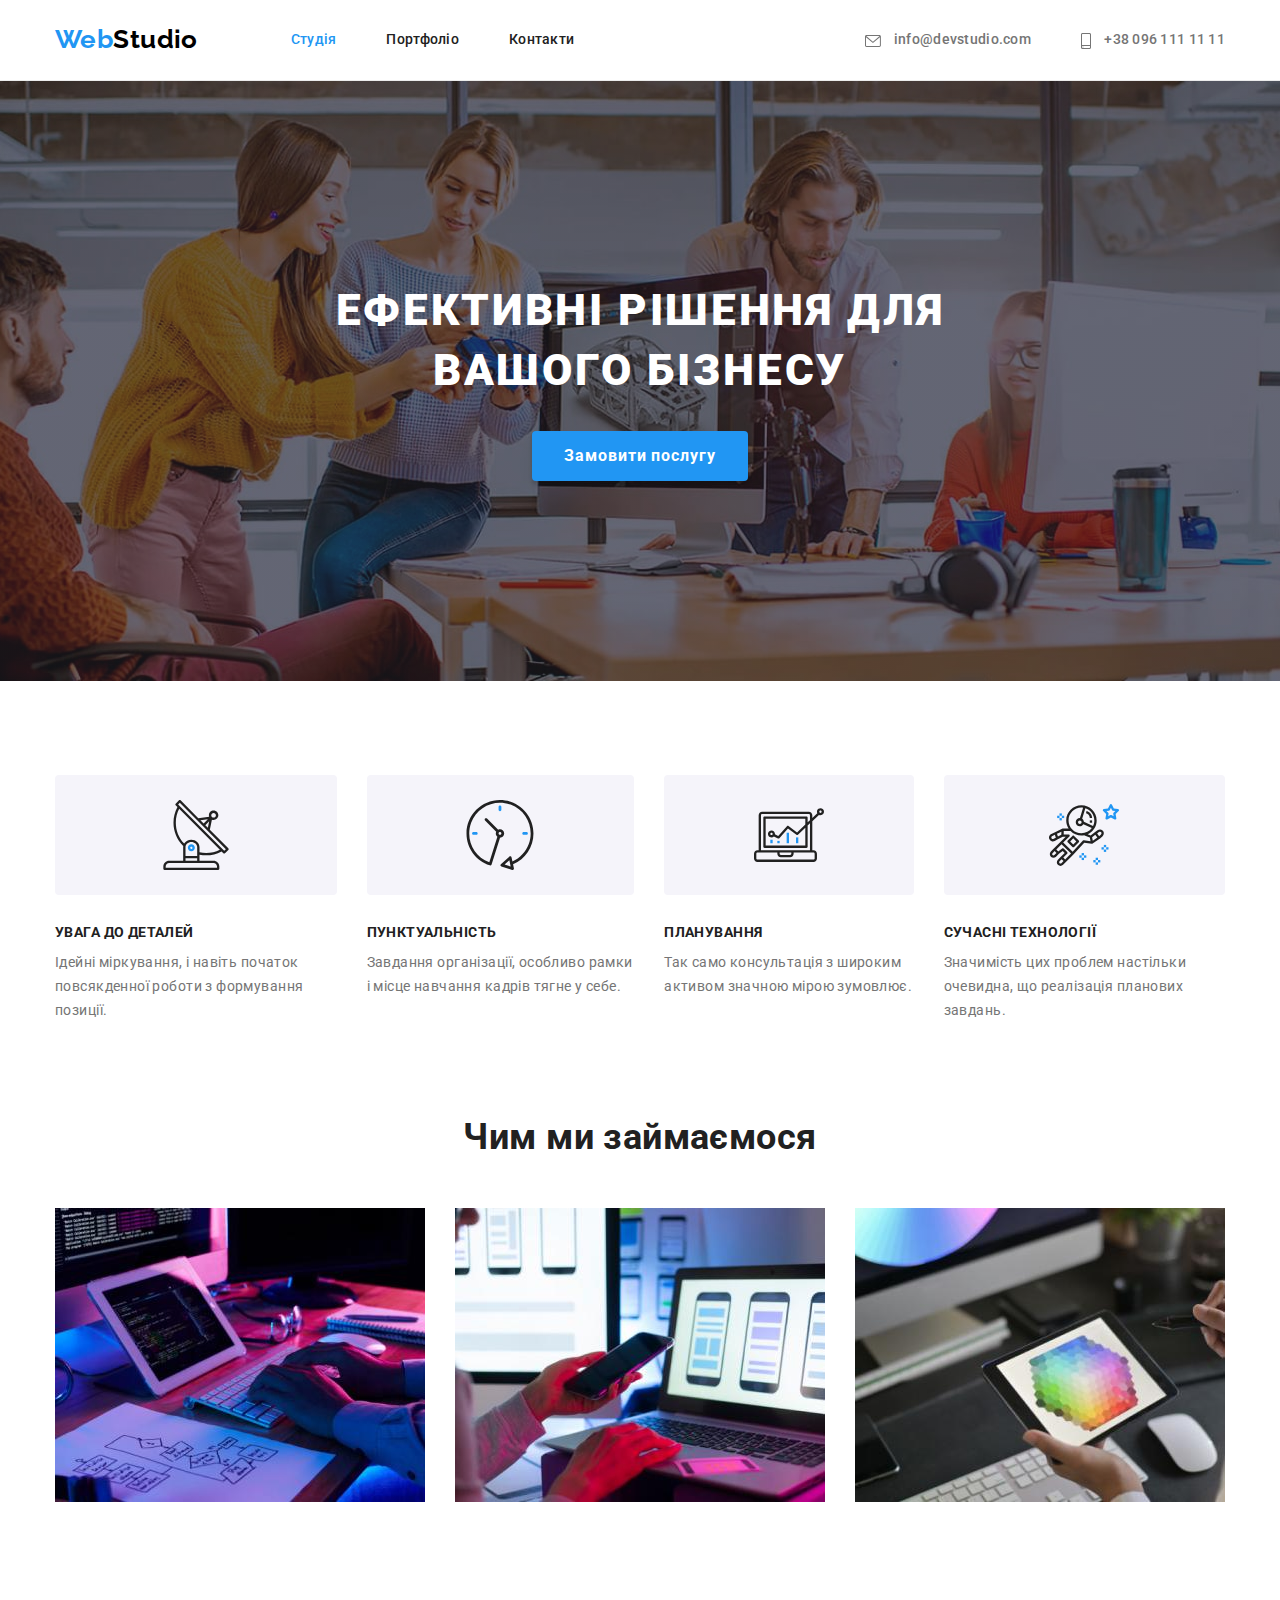
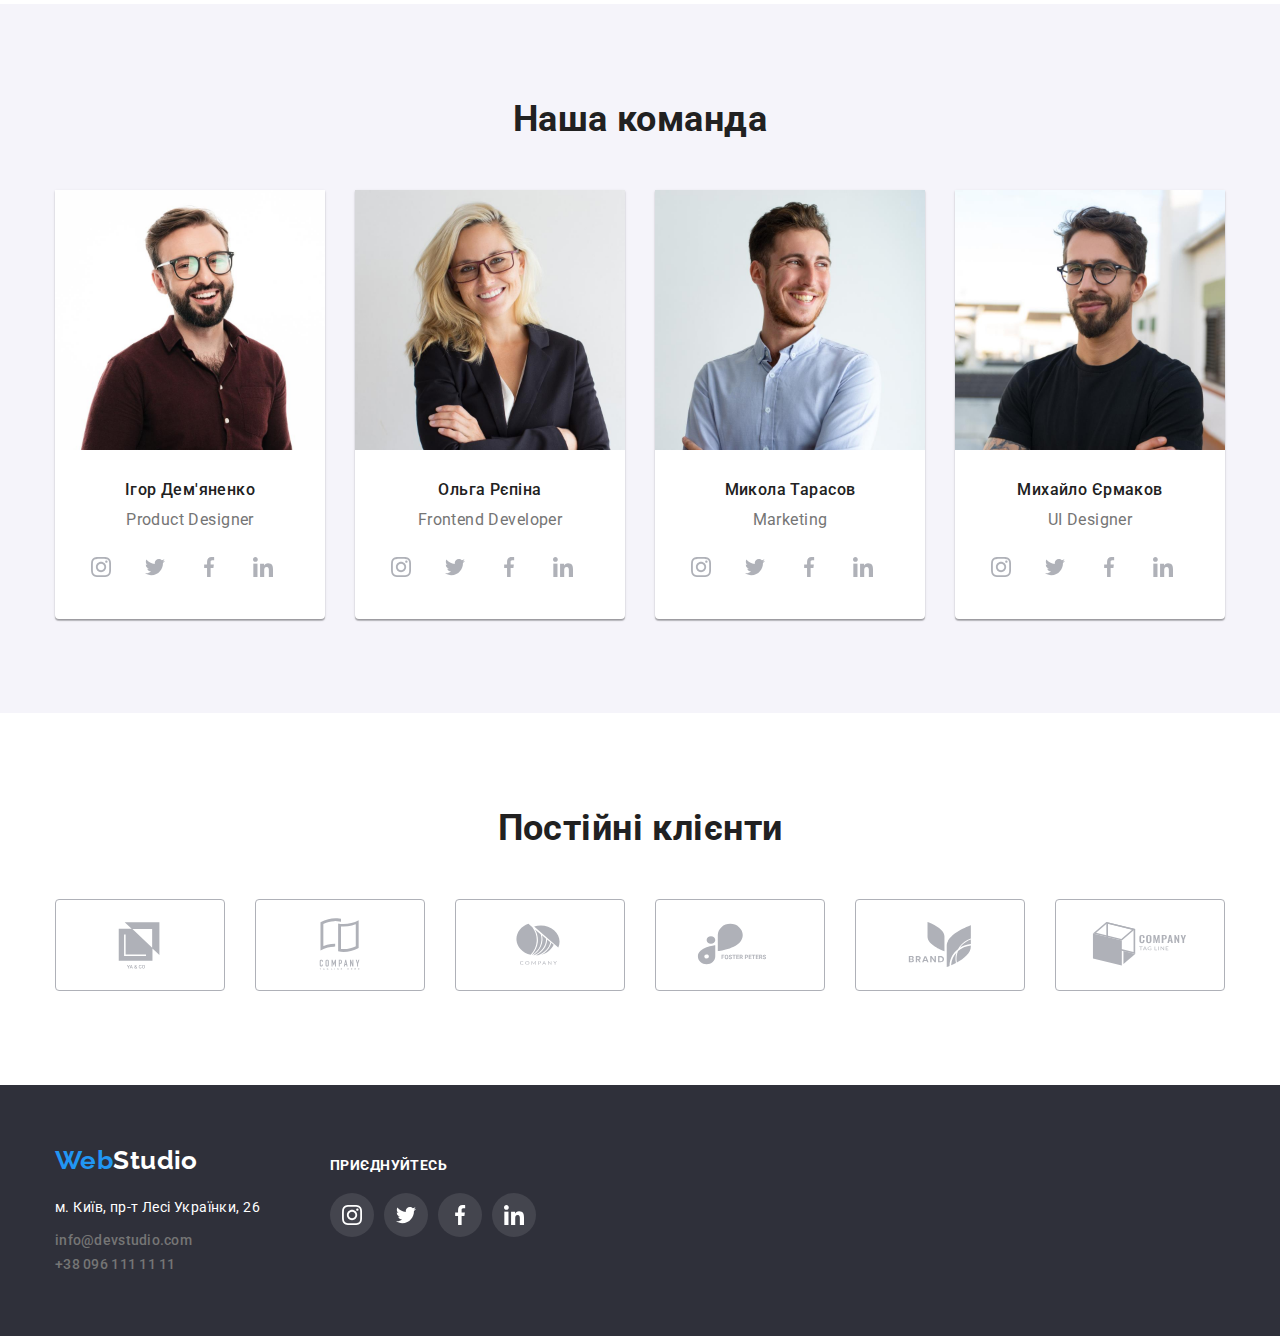
<file: index.html>
<!DOCTYPE html>
<html lang="uk">
	<head>
		<meta charset="UTF-8" />
		<meta http-equiv="X-UA-Compatible" content="IE=edge" />
		<meta name="viewport" content="width=device-width, initial-scale=1.0" />
		<title>Студія WebStudio</title>
		<link rel="preconnect" href="https://fonts.googleapis.com" />
		<link rel="preconnect" href="https://fonts.gstatic.com" crossorigin />
		<link
			href="https://fonts.googleapis.com/css2?family=Raleway:wght@700&family=Roboto:wght@400;500;700;900&display=swap"
			rel="stylesheet"
		/>
		<link
			rel="stylesheet"
			href="https://cdnjs.cloudflare.com/ajax/libs/modern-normalize/1.1.0/modern-normalize.min.css"
		/>
		<link rel="stylesheet" href="./css/styles.css" />
	</head>
	<body>
		<!-- Шапка сайту -->
		<header class="header">
			<!-- Основна навігація -->
			<div class="container main-nav">
				<nav class="main-nav">
					<a href="./index.html" class="logo link">
						<span class="accent">Web</span>Studio
					</a>
					<ul class="site-nav list">
						<li class="item"><a href="./index.html" class="link current">Студія</a></li>
						<li class="item"><a href="./portfolio.html" class="link">Портфоліо</a></li>
						<li class="item"><a href="" class="link">Контакти</a></li>
					</ul>
				</nav>
				<ul class="contacts-list list">
					<li class="item">
						<a href="mailto:info@devstudio.com" class="link">
							<svg class="contacts-icon" width="16" height="12">
								<use href="./images/icons.svg#icon-envelope"></use>
							</svg>
							info@devstudio.com
						</a>
					</li>
					<li class="item">
						<a href="tel:+380961111111" class="link">
							<svg class="contacts-icon" width="10" height="16">
								<use href="./images/icons.svg#icon-smartphone"></use>
							</svg>
							+38 096 111 11 11
						</a>
					</li>
				</ul>
			</div>
		</header>
		<!-- Основний контент -->
		<main>
			<!-- Блок герой -->
			<section class="hero">
				<h1 class="hero-title">
					Ефективні рішення для
					<br />
					вашого бізнесу
				</h1>
				<button type="button" class="button primary">Замовити послугу</button>
			</section>
			<!-- Наші переваги -->
			<section class="section">
				<div class="container">
					<h2 class="section-title visually-hidden">Наші переваги</h2>
					<ul class="feature-list list">
						<li class="item">
							<div class="thumb">
								<svg class="feature-icon" width="70" height="70">
									<use href="./images/icons.svg#icon-antenna"></use>
								</svg>
							</div>
							<h3 class="title">Увага до деталей</h3>
							<p class="text">Ідейні міркування, і навіть початок повсякденної роботи з формування позиції.</p>
						</li>
						<li class="item">
							<div class="thumb">
								<svg class="feature-icon" width="70" height="70">
									<use href="./images/icons.svg#icon-clock"></use>
								</svg>
							</div>
							<h3 class="title">Пунктуальність</h3>
							<p class="text">Завдання організації, особливо рамки і місце навчання кадрів тягне у себе.</p>
						</li>
						<li class="item">
							<div class="thumb">
								<svg class="feature-icon" width="70" height="70">
									<use href="./images/icons.svg#icon-diagram"></use>
								</svg>
							</div>
							<h3 class="title">Планування</h3>
							<p class="text">Так само консультація з широким активом значною мірою зумовлює.</p>
						</li>
						<li class="item">
							<div class="thumb">
								<svg class="feature-icon" width="70" height="70">
									<use href="./images/icons.svg#icon-astronaut"></use>
								</svg>
							</div>
							<h3 class="title">Сучасні технології</h3>
							<p class="text">Значимість цих проблем настільки очевидна, що реалізація планових завдань.</p>
						</li>
					</ul>
				</div>
			</section>
			<!-- Чим ми займаємося -->
			<section class="section no-padding">
				<div class="container">
					<h2 class="section-title">Чим ми займаємося</h2>
					<ul class="work-list list">
						<li class="item">
							<img src="./images/box-1.jpg" alt="Чоловічі руки на клавіатурі" width="370" height="294" />
						</li>
						<li class="item">
							<img src="./images/box-2.jpg" alt="Людина працює за ноутбуком" width="370" height="294" />
						</li>
						<li class="item"><img src="./images/box-3.jpg" alt="Планшет у руках" width="370" height="294" /></li>
					</ul>
				</div>
			</section>
			<!-- Наша команда -->
			<section class="section team">
				<div class="container">
					<h2 class="section-title">Наша команда</h2>
					<ul class="team-list list">
						<li class="item">
							<img src="./images/img-1.jpg" alt="Ігор Дем'яненко" width="270" height="260" />
							<div class="wrapper">
								<h3 class="title">Ігор Дем'яненко</h3>
								<p class="text">Product Designer</p>
								<ul class="social-icons-list list">
									<li class="social-icon-item">
										<a href="" class="link">
											<svg class="social-icon" width="20" height="20">
												<use href="./images/icons.svg#icon-instagram"></use>
											</svg>
										</a>
									</li>
									<li class="social-icon-item">
										<a href="" class="link">
											<svg class="social-icon" width="20" height="20">
												<use href="./images/icons.svg#icon-twitter"></use>
											</svg>
										</a>
									</li>
									<li class="social-icon-item">
										<a href="" class="link">
											<svg class="social-icon" width="20" height="20">
												<use href="./images/icons.svg#icon-facebook"></use>
											</svg>
										</a>
									</li>
									<li class="social-icon-item">
										<a href="" class="link">
											<svg class="social-icon" width="20" height="20">
												<use href="./images/icons.svg#icon-linkedin"></use>
											</svg>
										</a>
									</li>
								</ul>
							</div>
						</li>
						<li class="item">
							<img src="./images/img-2.jpg" alt="Ольга Рєпіна" width="270" height="260" />
							<div class="wrapper">
								<h3 class="title">Ольга Рєпіна</h3>
								<p class="text">Frontend Developer</p>
								<ul class="social-icons-list list">
									<li class="social-icon-item">
										<a href="" class="link">
											<svg class="social-icon" width="20" height="20">
												<use href="./images/icons.svg#icon-instagram"></use>
											</svg>
										</a>
									</li>
									<li class="social-icon-item">
										<a href="" class="link">
											<svg class="social-icon" width="20" height="20">
												<use href="./images/icons.svg#icon-twitter"></use>
											</svg>
										</a>
									</li>
									<li class="social-icon-item">
										<a href="" class="link">
											<svg class="social-icon" width="20" height="20">
												<use href="./images/icons.svg#icon-facebook"></use>
											</svg>
										</a>
									</li>
									<li class="social-icon-item">
										<a href="" class="link">
											<svg class="social-icon" width="20" height="20">
												<use href="./images/icons.svg#icon-linkedin"></use>
											</svg>
										</a>
									</li>
								</ul>
							</div>
						</li>
						<li class="item">
							<img src="./images/img-3.jpg" alt="Микола Тарасов" width="270" height="260" />
							<div class="wrapper">
								<h3 class="title">Микола Тарасов</h3>
								<p class="text">Marketing</p>
								<ul class="social-icons-list list">
									<li class="social-icon-item">
										<a href="" class="link">
											<svg class="social-icon" width="20" height="20">
												<use href="./images/icons.svg#icon-instagram"></use>
											</svg>
										</a>
									</li>
									<li class="social-icon-item">
										<a href="" class="link">
											<svg class="social-icon" width="20" height="20">
												<use href="./images/icons.svg#icon-twitter"></use>
											</svg>
										</a>
									</li>
									<li class="social-icon-item">
										<a href="" class="link">
											<svg class="social-icon" width="20" height="20">
												<use href="./images/icons.svg#icon-facebook"></use>
											</svg>
										</a>
									</li>
									<li class="social-icon-item">
										<a href="" class="link">
											<svg class="social-icon" width="20" height="20">
												<use href="./images/icons.svg#icon-linkedin"></use>
											</svg>
										</a>
									</li>
								</ul>
							</div>
						</li>
						<li class="item">
							<img src="./images/img-4.jpg" alt="Михайло Єрмаков" width="270" height="260" />
							<div class="wrapper">
								<h3 class="title">Михайло Єрмаков</h3>
								<p class="text">UI Designer</p>
								<ul class="social-icons-list list">
									<li class="social-icon-item">
										<a href="" class="link">
											<svg class="social-icon" width="20" height="20">
												<use href="./images/icons.svg#icon-instagram"></use>
											</svg>
										</a>
									</li>
									<li class="social-icon-item">
										<a href="" class="link">
											<svg class="social-icon" width="20" height="20">
												<use href="./images/icons.svg#icon-twitter"></use>
											</svg>
										</a>
									</li>
									<li class="social-icon-item">
										<a href="" class="link">
											<svg class="social-icon" width="20" height="20">
												<use href="./images/icons.svg#icon-facebook"></use>
											</svg>
										</a>
									</li>
									<li class="social-icon-item">
										<a href="" class="link">
											<svg class="social-icon" width="20" height="20">
												<use href="./images/icons.svg#icon-linkedin"></use>
											</svg>
										</a>
									</li>
								</ul>
							</div>
						</li>
					</ul>
				</div>
			</section>
			<!-- Постійні клієнти -->
			<section class="section">
				<div class="container">
					<h2 class="section-title">Постійні клієнти</h2>
					<ul class="clients-list list">
						<li class="item">
							<a href="" class="link">
								<svg class="client-icon" width="106" height="60">
									<use href="./images/icons.svg#icon-client-logo1"></use>
								</svg>
							</a>
						</li>
						<li class="item">
							<a href="" class="link">
								<svg class="client-icon" width="106" height="60">
									<use href="./images/icons.svg#icon-client-logo2"></use>
								</svg>
							</a>
						</li>
						<li class="item">
							<a href="" class="link">
								<svg class="client-icon" width="106" height="60">
									<use href="./images/icons.svg#icon-client-logo3"></use>
								</svg>
							</a>
						</li>
						<li class="item">
							<a href="" class="link">
								<svg class="client-icon" width="106" height="60">
									<use href="./images/icons.svg#icon-client-logo4"></use>
								</svg>
							</a>
						</li>
						<li class="item">
							<a href="" class="link">
								<svg class="client-icon" width="106" height="60">
									<use href="./images/icons.svg#icon-client-logo5"></use>
								</svg>
							</a>
						</li>
						<li class="item">
							<a href="" class="link">
								<svg class="client-icon" width="106" height="60">
									<use href="./images/icons.svg#icon-client-logo6"></use>
								</svg>
							</a>
						</li>
					</ul>
				</div>
			</section>
		</main>
		<!-- Футер сайту -->
		<footer class="footer">
			<div class="container flex">
				<div>
					<a href="./index.html" class="logo link">
						<span class="accent">Web</span>Studio
					</a>
					<address>
						<p class="address">м. Київ, пр-т Лесі Українки, 26</p>
						<ul class="contacts-list list no-flex">
							<li><a href="mailto:info@devstudio.com" class="link">info@devstudio.com</a></li>
							<li><a href="tel:+380961111111" class="link">+38 096 111 11 11</a></li>
						</ul>
					</address>
				</div>
				<div class="footer-social-icons">
					<p class="text">Приєднуйтесь</p>
					<ul class="social-icons-list list">
						<li class="social-icon-item">
							<a href="" class="link">
								<svg class="social-icon" width="20" height="20">
									<use href="./images/icons.svg#icon-instagram"></use>
								</svg>
							</a>
						</li>
						<li class="social-icon-item">
							<a href="" class="link">
								<svg class="social-icon" width="20" height="20">
									<use href="./images/icons.svg#icon-twitter"></use>
								</svg>
							</a>
						</li>
						<li class="social-icon-item">
							<a href="" class="link">
								<svg class="social-icon" width="20" height="20">
									<use href="./images/icons.svg#icon-facebook"></use>
								</svg>
							</a>
						</li>
						<li class="social-icon-item">
							<a href="" class="link">
								<svg class="social-icon" width="20" height="20">
									<use href="./images/icons.svg#icon-linkedin"></use>
								</svg>
							</a>
						</li>
					</ul>
				</div>
			</div>
		</footer>
	</body>
</html>
</file>
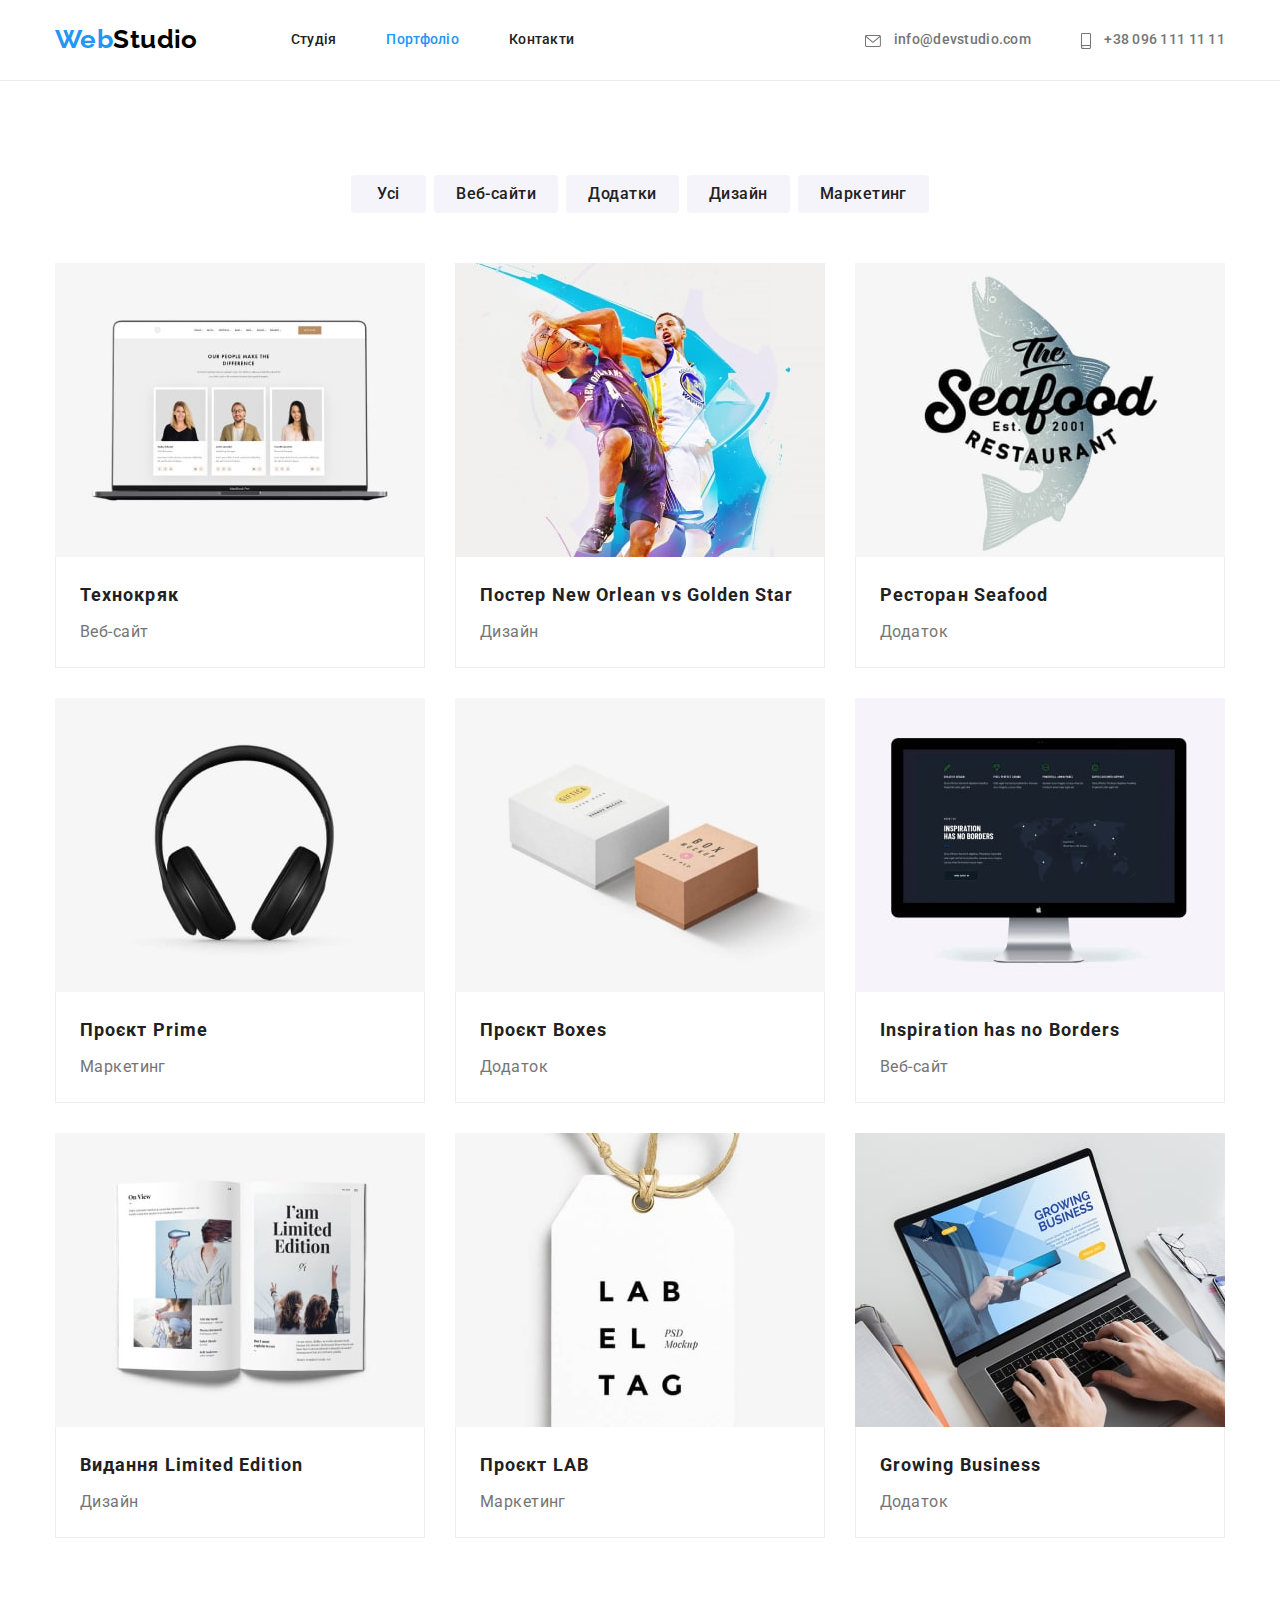
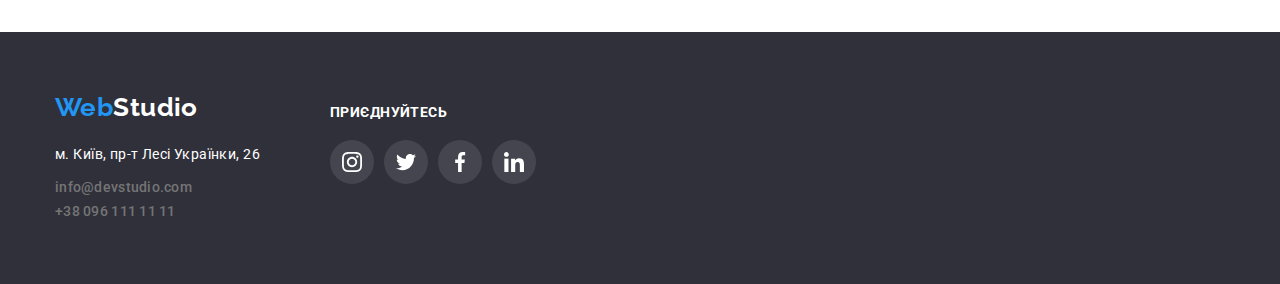
<file: portfolio.html>
<!DOCTYPE html>
<html lang="uk">
	<head>
		<meta charset="UTF-8" />
		<meta http-equiv="X-UA-Compatible" content="IE=edge" />
		<meta name="viewport" content="width=device-width, initial-scale=1.0" />
		<title>Портфоліо</title>
		<link rel="preconnect" href="https://fonts.googleapis.com" />
		<link rel="preconnect" href="https://fonts.gstatic.com" crossorigin />
		<link
			href="https://fonts.googleapis.com/css2?family=Raleway:wght@700&family=Roboto:wght@400;500;700;900&display=swap"
			rel="stylesheet"
		/>
		<link
			rel="stylesheet"
			href="https://cdnjs.cloudflare.com/ajax/libs/modern-normalize/1.1.0/modern-normalize.min.css"
		/>
		<link rel="stylesheet" href="./css/styles.css" />
	</head>
	<body>
		<!-- Шапка сайту -->
		<header class="header">
			<!-- Основна навігація -->
			<div class="container main-nav">
				<nav class="main-nav">
					<a href="./index.html" class="logo link">
						<span class="accent">Web</span>Studio
					</a>
					<ul class="site-nav list">
						<li class="item"><a href="./index.html" class="link">Студія</a></li>
						<li class="item"><a href="./portfolio.html" class="link current">Портфоліо</a></li>
						<li class="item"><a href="" class="link">Контакти</a></li>
					</ul>
				</nav>
				<ul class="contacts-list list">
					<li class="item">
						<a href="mailto:info@devstudio.com" class="link">
							<svg class="contacts-icon" width="16" height="12">
								<use href="./images/icons.svg#icon-envelope"></use>
							</svg>
							info@devstudio.com
						</a>
					</li>
					<li class="item">
						<a href="tel:+380961111111" class="link">
							<svg class="contacts-icon" width="10" height="16">
								<use href="./images/icons.svg#icon-smartphone"></use>
							</svg>
							+38 096 111 11 11
						</a>
					</li>
				</ul>
			</div>
		</header>
		<!-- Основний контент -->
		<main>
			<!-- Наші роботи -->
			<section class="section">
				<div class="container">
					<h1 class="section-title visually-hidden">Наші роботи</h1>
					<ul class="filters-list list">
						<li class="item"><button type="button" class="button secondary">Усі</button></li>
						<li class="item"><button type="button" class="button secondary">Веб-сайти</button></li>
						<li class="item"><button type="button" class="button secondary">Додатки</button></li>
						<li class="item"><button type="button" class="button secondary">Дизайн</button></li>
						<li class="item"><button type="button" class="button secondary">Маркетинг</button></li>
					</ul>
					<ul class="portfolio-list list">
						<li class="item">
							<a href="" class="link">
								<img src="./images/img1.jpg" alt="Сайт Технокряк" width="370" height="294" />
								<div class="wrapper">
									<h2 class="title">Технокряк</h2>
									<p class="text">Веб-сайт</p>
								</div>
							</a>
						</li>
						<li class="item">
							<a href="" class="link">
								<img src="./images/img2.jpg" alt="Гра у баскетбол" width="370" height="294" />
								<div class="wrapper">
									<h2 class="title">Постер New Orlean vs Golden Star</h2>
									<p class="text">Дизайн</p>
								</div>
							</a>
						</li>
						<li class="item">
							<a href="" class="link">
								<img src="./images/img3.jpg" alt="Логотип ресторану" width="370" height="294" />
								<div class="wrapper">
									<h2 class="title">Ресторан Seafood</h2>
									<p class="text">Додаток</p>
								</div>
							</a>
						</li>
						<li class="item">
							<a href="" class="link">
								<img src="./images/img4.jpg" alt="Чорні навушники" width="370" height="294" />
								<div class="wrapper">
									<h2 class="title">Проєкт Prime</h2>
									<p class="text">Маркетинг</p>
								</div>
							</a>
						</li>
						<li class="item">
							<a href="" class="link">
								<img src="./images/img5.jpg" alt="Картонні коробки" width="370" height="294" />
								<div class="wrapper">
									<h2 class="title">Проєкт Boxes</h2>
									<p class="text">Додаток</p>
								</div>
							</a>
						</li>
						<li class="item">
							<a href="" class="link">
								<img src="./images/img6.jpg" alt="Монітор Мак" width="370" height="294" />
								<div class="wrapper">
									<h2 class="title">Inspiration has no Borders</h2>
									<p class="text">Веб-сайт</p>
								</div>
							</a>
						</li>
						<li class="item">
							<a href="" class="link">
								<img src="./images/img7.jpg" alt="Розгорнутий журнал" width="370" height="294" />
								<div class="wrapper">
									<h2 class="title">Видання Limited Edition</h2>
									<p class="text">Дизайн</p>
								</div>
							</a>
						</li>
						<li class="item">
							<a href="" class="link">
								<img src="./images/img8.jpg" alt="Бірка з написами" width="370" height="294" />
								<div class="wrapper">
									<h2 class="title">Проєкт LAB</h2>
									<p class="text">Маркетинг</p>
								</div>
							</a>
						</li>
						<li class="item">
							<a href="" class="link">
								<img src="./images/img9.jpg" alt="Ноутбук на столі" width="370" height="294" />
								<div class="wrapper">
									<h2 class="title">Growing Business</h2>
									<p class="text">Додаток</p>
								</div>
							</a>
						</li>
					</ul>
				</div>
			</section>
		</main>
		<!-- Футер сайту -->
		<footer class="footer">
			<div class="container flex">
				<div>
					<a href="./index.html" class="logo link">
						<span class="accent">Web</span>Studio
					</a>
					<address>
						<p class="address">м. Київ, пр-т Лесі Українки, 26</p>
						<ul class="contacts-list list no-flex">
							<li><a href="mailto:info@devstudio.com" class="link">info@devstudio.com</a></li>
							<li><a href="tel:+380961111111" class="link">+38 096 111 11 11</a></li>
						</ul>
					</address>
				</div>
				<div class="footer-social-icons">
					<p class="text">Приєднуйтесь</p>
					<ul class="social-icons-list list">
						<li class="social-icon-item">
							<a href="" class="link">
								<svg class="social-icon" width="20" height="20">
									<use href="./images/icons.svg#icon-instagram"></use>
								</svg>
							</a>
						</li>
						<li class="social-icon-item">
							<a href="" class="link">
								<svg class="social-icon" width="20" height="20">
									<use href="./images/icons.svg#icon-twitter"></use>
								</svg>
							</a>
						</li>
						<li class="social-icon-item">
							<a href="" class="link">
								<svg class="social-icon" width="20" height="20">
									<use href="./images/icons.svg#icon-facebook"></use>
								</svg>
							</a>
						</li>
						<li class="social-icon-item">
							<a href="" class="link">
								<svg class="social-icon" width="20" height="20">
									<use href="./images/icons.svg#icon-linkedin"></use>
								</svg>
							</a>
						</li>
					</ul>
				</div>
			</div>
		</footer>
	</body>
</html>
</file>
<file: css/styles.css>
:root {
	--primary-text-color: #757575;
	--title-text-color: #212121;
	--accent-color: #2196f3;
	--secondary-accent-color: #188ce8;
	--primary-bg-color: #fff;
	--secondary-bg-color: #f5f4fa;
	--accent-bg-color: #2f303a;
	--primary-white-color: #fff;
	--primary-black-color: #000;
	--primary-border-color: #ececec;
	--secondary-border-color: #eee;
	--accent-border-color: #afb1b8;
}

body {
	color: var(--primary-text-color);
	background-color: var(--primary-bg-color);
	font-family: "Roboto", "-apple-system", "BlinkMacSystemFont", "avenir next", "avenir", "segoe ui", "helvetica neue",
		"helvetica", "Cantarell", "Ubuntu", "noto", "arial", "sans-serif";
	font-size: 14px;
	line-height: 1.7;
	letter-spacing: 0.03em;
}

h1,
h2,
h3,
h4,
h5,
h6,
p {
	margin: 0;
	padding: 0;
}

/* Утиліти */

.list {
	padding: 0;
	margin: 0;

	list-style: none;
}

.link {
	text-decoration: none;
}

.visually-hidden {
	position: absolute;
	white-space: nowrap;
	width: 1px;
	height: 1px;
	overflow: hidden;
	border: 0;
	padding: 0;
	clip: rect(0 0 0 0);
	clip-path: inset(50%);
	margin: -1px;
}

.container {
	width: 1200px;
	margin: 0 auto;
	padding: 0 15px;
}

/* Логотип */

.logo {
	font-family: "Raleway", "sans-serif";
	font-weight: 700;
	font-size: 26px;
	line-height: 1.2;
}

.header .logo {
	color: var(--primary-black-color);
}

.footer .logo {
	color: var(--primary-white-color);
}

.logo .accent {
	color: var(--accent-color);
}

/* Основна навігація */

.header {
	border-bottom: 1px solid var(--primary-border-color);
}

.main-nav {
	display: flex;
	align-items: center;
}

.site-nav {
	display: flex;
	margin-left: 93px;
}

.site-nav .item:not(:last-child) {
	margin-right: 50px;
}

.site-nav .link {
	display: block;
	padding-top: 32px;
	padding-bottom: 32px;

	color: var(--title-text-color);
	font-size: 14px;
	font-weight: 500;
	line-height: 1.14;
	letter-spacing: 0.02em;
}

.site-nav .link:hover,
.site-nav .link:focus {
	color: var(--accent-color);
}

.site-nav .link.current {
	color: var(--accent-color);
}

/* Телефон та email */

.contacts-list {
	display: flex;
	margin-left: auto;
}

.contacts-list .item:not(:last-child) {
	margin-right: 50px;
}

.contacts-list .link {
	color: var(--primary-text-color);
	font-size: 14px;
	font-weight: 500;
	line-height: 1.14;
	letter-spacing: 0.02em;
	font-style: normal;
	vertical-align: middle;
}

.contacts-list .link:hover,
.contacts-list .link:focus {
	color: var(--accent-color);
}

.contacts-icon {
	fill: currentColor;
	margin-right: 10px;
	vertical-align: middle;
}

/* Блок герой */

.hero {
	max-width: 1600px;
	height: 600px;
	padding: 200px 0;
	margin: 0 auto;

	background-color: var(--accent-bg-color);
	background-image: linear-gradient(to right, rgba(47, 48, 58, 0.4), rgba(47, 48, 58, 0.4)),
		url("../images/img-hero.jpg");
	background-repeat: no-repeat;
	background-position: center;
	background-size: cover;
	text-align: center;
}

.hero-title {
	margin-bottom: 30px;

	color: var(--primary-white-color);
	font-weight: 900;
	font-size: 44px;
	line-height: 1.36;
	letter-spacing: 0.06em;
	text-transform: uppercase;
}

/* Секції */

.section {
	padding: 94px 0;
}

.section.no-padding {
	padding-top: 0;
}

.section-title {
	margin-bottom: 50px;

	color: var(--title-text-color);
	font-size: 36px;
	line-height: 1.17;
	text-align: center;
}

/* Наші переваги */

.feature-list {
	display: flex;
}

.feature-list .item:not(:last-child) {
	margin-right: 30px;
}

.feature-list .thumb {
	display: flex;
	height: 120px;
	justify-content: center;
	align-items: center;

	background-color: var(--secondary-bg-color);
	border-radius: 4px;
	margin-bottom: 30px;
}

.feature-list .title {
	margin-bottom: 10px;

	color: var(--title-text-color);
	font-size: 14px;
	line-height: 1.14;
	text-transform: uppercase;
}

/* Чим ми займаємося */

.work-list {
	display: flex;
	justify-content: space-between;
}

.work-list .title {
	color: var(--title-text-color);
}

/* Наша команда */

.team {
	background-color: var(--secondary-bg-color);
}

.team-list {
	display: flex;
	justify-content: space-between;
}

.team-list .item {
	width: 270px;

	background-color: var(--primary-bg-color);
	border-radius: 0 0 4px 4px;
	box-shadow: 0px 1px 3px rgba(0, 0, 0, 0.12), 0px 1px 1px rgba(0, 0, 0, 0.14), 0px 2px 1px rgba(0, 0, 0, 0.2);
}

.team-list img {
	display: block;
}

.team-list .wrapper {
	padding: 30px 24px;
}

.team-list .title {
	margin-bottom: 10px;

	color: var(--title-text-color);
	font-weight: 500;
	font-size: 16px;
	line-height: 1.2;
	text-align: center;
}

.team-list .text {
	margin-bottom: 16px;

	font-size: 16px;
	line-height: 1.2;
	text-align: center;
}

.social-icons-list {
	display: flex;
}

.social-icons-list .link {
	display: flex;
	justify-content: center;
	align-items: center;
	width: 44px;
	height: 44px;

	color: var(--accent-border-color);
	border-radius: 50%;
}

.social-icons-list .link:hover {
	color: var(--primary-white-color);
	background-color: var(--accent-color);
}

.social-icon {
	fill: currentColor;
}

.social-icons-list .social-icon-item:not(:last-child) {
	margin-right: 10px;
}

/* Постійні клієнти */

.clients-list {
	display: flex;
}

.clients-list .item:not(:last-child) {
	margin-right: 30px;
}

.clients-list .link {
	display: flex;
	justify-content: center;
	align-items: center;
	width: 170px;
	height: 92px;

	border: 1px solid var(--accent-border-color);
	border-radius: 4px;
	color: var(--accent-border-color);
}

.clients-list .link:hover {
	border: 1px solid var(--accent-color);
	border-radius: 4px;
	color: var(--accent-color);
}

.client-icon {
	fill: currentColor;
}

/* Наші роботи */

.filters-list {
	display: flex;
	justify-content: center;
	margin-bottom: 50px;
}

.filters-list .item:not(:last-child) {
	margin-right: 8px;
}

.portfolio-list {
	display: flex;
	flex-wrap: wrap;
}

.portfolio-list .item {
	width: 370px;

	background-color: var(--primary-bg-color);
}

.portfolio-list .link {
	display: block;
}

.portfolio-list .link:hover {
	box-shadow: 0px 1px 1px rgba(0, 0, 0, 0.12), 0px 4px 4px rgba(0, 0, 0, 0.06), 1px 4px 6px rgba(0, 0, 0, 0.16);
}

.portfolio-list .item:not(:nth-child(3n)) {
	margin-right: 30px;
}

.portfolio-list .item:not(:nth-last-child(-n + 3)) {
	margin-bottom: 30px;
}

.portfolio-list .wrapper {
	padding: 20px 24px;

	border: 1px solid var(--secondary-border-color);
	border-top: none;
}

.portfolio-list img {
	display: block;
}

.portfolio-list .title {
	margin-bottom: 4px;

	color: var(--title-text-color);
	font-weight: 700;
	font-size: 18px;
	line-height: 2;
	letter-spacing: 0.06em;
}

.portfolio-list .text {
	color: var(--primary-text-color);
	font-size: 16px;
	line-height: 1.88;
}

/* Кнопки */

.button {
	color: var(--title-text-color);
	background-color: var(--primary-bg-color);
	font-family: inherit;
	font-weight: 700;
	font-size: 16px;
	line-height: 1.88;
	text-align: center;
	letter-spacing: 0.06em;
	cursor: pointer;
	border: none;
	border-radius: 4px;
}

.button.primary {
	min-width: 216px;
	padding: 10px 32px;

	color: var(--primary-white-color);
	background-color: var(--accent-color);
	box-shadow: 0px 4px 4px rgba(0, 0, 0, 0.15);
}

.button.primary:hover,
.button.primary:focus {
	color: var(--primary-white-color);
	background-color: var(--secondary-accent-color);
	box-shadow: 0px 4px 4px rgba(0, 0, 0, 0.15);
}

.button.secondary {
	min-width: 75px;
	padding: 6px 22px;

	color: var(--title-text-color);
	background-color: var(--secondary-bg-color);
	font-size: 16px;
	font-weight: 500;
	line-height: 1.63;
	letter-spacing: 0.03em;
}

.button.secondary:hover,
.button.secondary:focus {
	color: var(--primary-white-color);
	background-color: var(--accent-color);
	box-shadow: 0px 3px 1px rgba(0, 0, 0, 0.1), 0px 1px 2px rgba(0, 0, 0, 0.08), 0px 2px 2px rgba(0, 0, 0, 0.12);
}

/* Футер сайту */

.footer {
	padding: 60px 0;

	background-color: var(--accent-bg-color);
}

.footer .logo {
	display: inline-block;
	margin-bottom: 20px;
}

.address {
	margin-top: 0;
	margin-bottom: 9px;

	color: var(--primary-white-color);
	font-style: normal;
}

.footer-social-icons {
	margin-left: 70px;
	padding-top: 12px;
}

.footer-social-icons .text {
	margin-bottom: 20px;

	font-weight: 700;
	line-height: 1.15;
	letter-spacing: 0.03em;
	text-transform: uppercase;

	color: var(--primary-white-color);
}

.footer-social-icons .social-icons-list .link {
	color: var(--primary-white-color);
	background-color: rgba(255, 255, 255, 0.1);
}

.footer-social-icons .social-icons-list .link:hover {
	color: var(--primary-white-color);
	background-color: var(--accent-color);
}

.flex {
	display: flex;
}

.no-flex {
	display: block;
}
</file>
